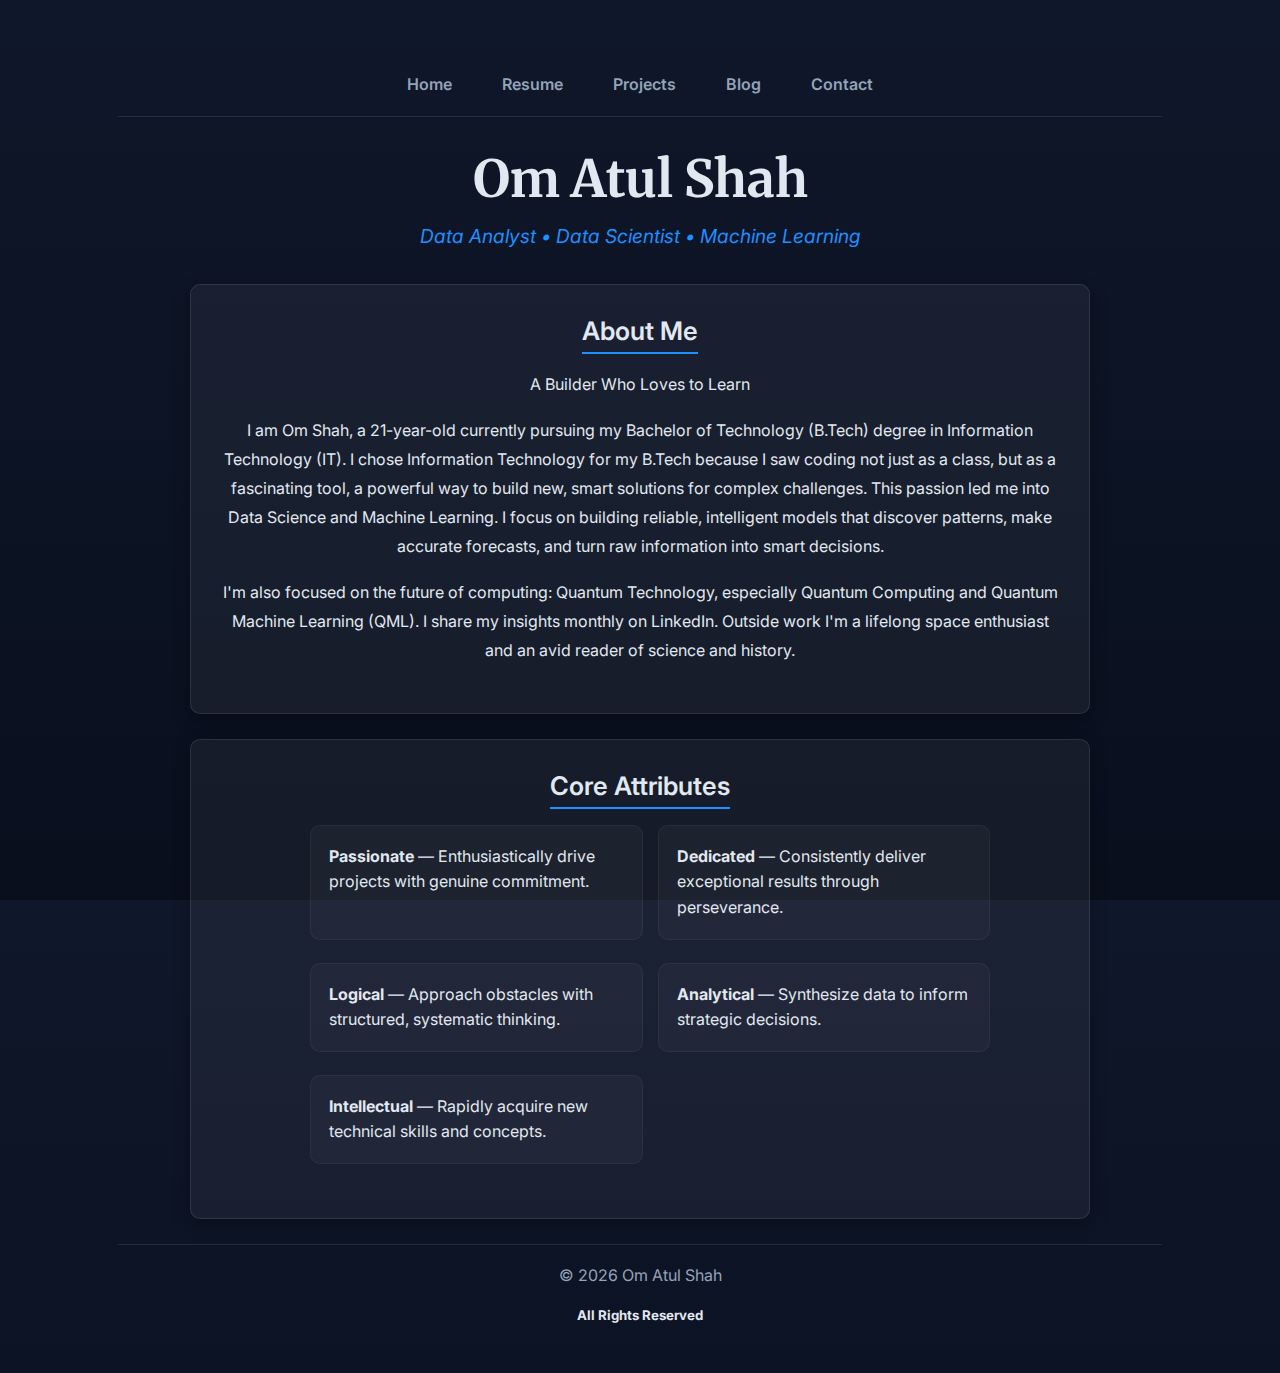
<file: index.html>
<!DOCTYPE html>
<html lang="en">
<head>
    <meta charset="UTF-8">
    <meta name="viewport" content="width=device-width, initial-scale=1.0">
    <link rel="stylesheet" href="style.css">
    <link href="https://fonts.googleapis.com/css2?family=Inter:wght@300;400;600;700&family=Merriweather:wght@300;700&display=swap" rel="stylesheet">
    <script src="script.js" defer></script>
    <title>Document</title>
</head>
<body>
    <main class="container">
        <nav class="topnav" aria-label="Primary">
            <a href="index.html">Home</a>
            <a href="resume.html">Resume</a>
            <a href="projects.html">Projects</a>
            <a href="blog.html">Blog</a>
            <a href="contact.html">Contact</a>
        </nav>
        <header class="hero">
            <h1 class="name">Om Atul Shah</h1>
            <p class="tagline">Data Analyst • Data Scientist • Machine Learning</p>
        </header>

        <section class="card about" aria-labelledby="about-heading">
            <h2 id="about-heading">About Me</h2>
            <p>A Builder Who Loves to Learn</p>
            <p>I am Om Shah, a 21-year-old currently pursuing my Bachelor of Technology (B.Tech) degree in Information Technology (IT). I chose Information Technology for my B.Tech because I saw coding not just as a class, but as a fascinating tool, a powerful way to build new, smart solutions for complex challenges. This passion led me into Data Science and Machine Learning. I focus on building reliable, intelligent models that discover patterns, make accurate forecasts, and turn raw information into smart decisions.</p>
            <p>I'm also focused on the future of computing: Quantum Technology, especially Quantum Computing and Quantum Machine Learning (QML). I share my insights monthly on LinkedIn. Outside work I'm a lifelong space enthusiast and an avid reader of science and history.</p>
        </section>
        <section class="card attributes" aria-labelledby="attrs-heading">
            <h2 id="attrs-heading">Core Attributes</h2>
            <ul>
                <li><strong>Passionate</strong> — Enthusiastically drive projects with genuine commitment.</li>
                <li><strong>Dedicated</strong> — Consistently deliver exceptional results through perseverance.</li>
                <li><strong>Logical</strong> — Approach obstacles with structured, systematic thinking.</li>
                <li><strong>Analytical</strong> — Synthesize data to inform strategic decisions.</li>
                <li><strong>Intellectual</strong> — Rapidly acquire new technical skills and concepts.</li>
            </ul>
        </section>

        <footer class="site-footer">© <span id="year"></span> Om Atul Shah</footer>
        <h5>All Rights Reserved</h5>
    </main>
    <script>document.getElementById('year').textContent = new Date().getFullYear();</script>

</body>
</html>
</file>
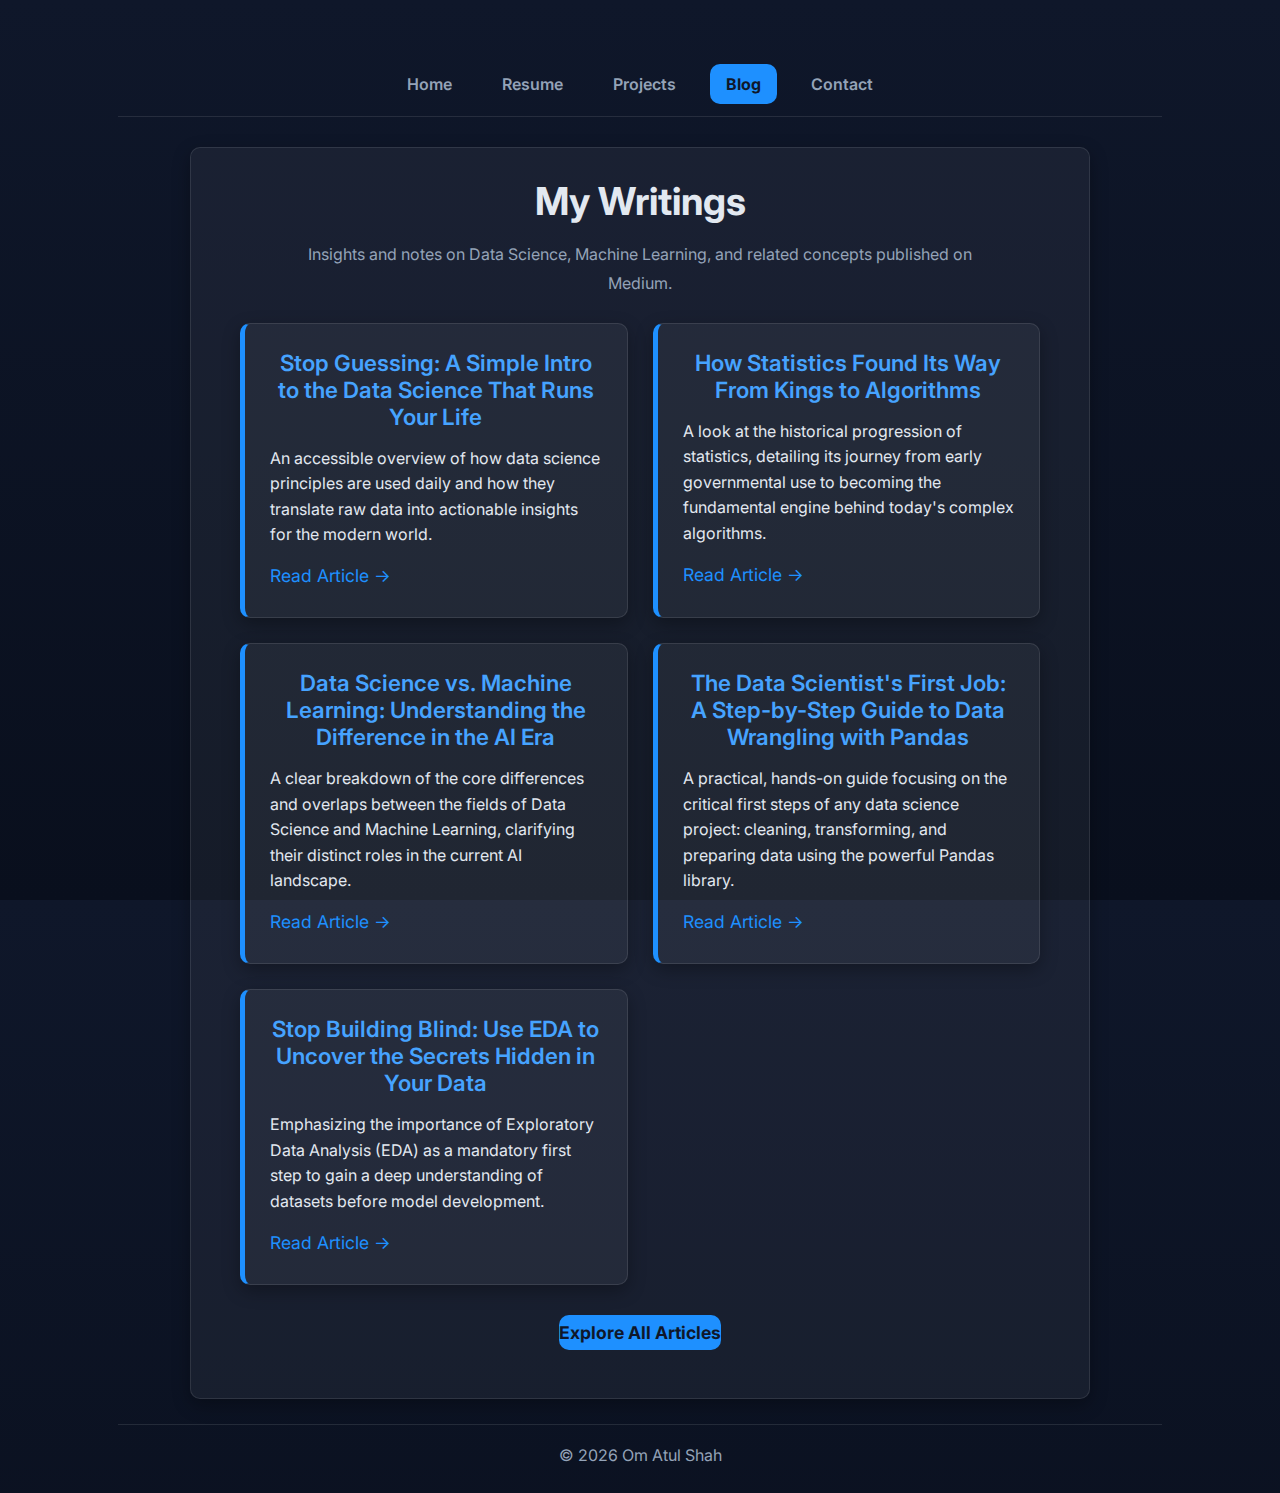
<file: blog.html>
<!DOCTYPE html>
<html lang="en">
<head>
    <meta charset="utf-8">
    <meta name="viewport" content="width=device-width,initial-scale=1">
    <title>Blog — Om Atul Shah</title>
    <link href="https://fonts.googleapis.com/css2?family=Inter:wght@300;400;600;700&family=Merriweather:wght@300;700&display=swap" rel="stylesheet">
    <link rel="stylesheet" href="style.css">
</head>
<body>
    <main class="container">
        <nav class="topnav" aria-label="Primary">
            <a href="index.html">Home</a>
            <a href="resume.html">Resume</a>
            <a href="projects.html">Projects</a>
            <a href="blog.html" aria-current="page">Blog</a>
            <a href="contact.html">Contact</a>
        </nav>

        <section class="card">
            <h1>My Writings</h1>
            <p class="small">Insights and notes on Data Science, Machine Learning, and related concepts published on Medium.</p>
            
            <div class="blog-list project-list">
                
                <article class="card">
                    <h3>Stop Guessing: A Simple Intro to the Data Science That Runs Your Life</h3>
                    <p>An accessible overview of how data science principles are used daily and how they translate raw data into actionable insights for the modern world.</p>
                    <p><a href="https://medium.com/@oshah0801/stop-guessing-a-simple-intro-to-the-data-science-that-runs-your-life-91beaf8434b6" target="_blank" rel="noopener">Read Article →</a></p>
                </article>

                <article class="card">
                    <h3>How Statistics Found Its Way From Kings to Algorithms</h3>
                    <p>A look at the historical progression of statistics, detailing its journey from early governmental use to becoming the fundamental engine behind today's complex algorithms.</p>
                    <p><a href="https://medium.com/@oshah0801/how-statistics-found-its-way-from-kings-to-algorithms-8d13ad688bb9" target="_blank" rel="noopener">Read Article →</a></p>
                </article>

                <article class="card">
                    <h3>Data Science vs. Machine Learning: Understanding the Difference in the AI Era</h3>
                    <p>A clear breakdown of the core differences and overlaps between the fields of Data Science and Machine Learning, clarifying their distinct roles in the current AI landscape.</p>
                    <p><a href="https://medium.com/@oshah0801/data-science-vs-machine-learning-understanding-the-difference-in-the-ai-era-1154f4f4aaef" target="_blank" rel="noopener">Read Article →</a></p>
                </article>

                <article class="card">
                    <h3>The Data Scientist's First Job: A Step-by-Step Guide to Data Wrangling with Pandas</h3>
                    <p>A practical, hands-on guide focusing on the critical first steps of any data science project: cleaning, transforming, and preparing data using the powerful Pandas library.</p>
                    <p><a href="https://medium.com/@oshah0801/the-data-scientists-first-job-a-step-by-step-guide-to-data-wrangling-with-pandas-acf236aa7e03" target="_blank" rel="noopener">Read Article →</a></p>
                </article>

                <article class="card">
                    <h3>Stop Building Blind: Use EDA to Uncover the Secrets Hidden in Your Data</h3>
                    <p>Emphasizing the importance of Exploratory Data Analysis (EDA) as a mandatory first step to gain a deep understanding of datasets before model development.</p>
                    <p><a href="https://medium.com/@oshah0801/stop-building-blind-use-eda-to-uncover-the-secrets-hidden-in-your-data-42922154a019" target="_blank" rel="noopener">Read Article →</a></p>
                </article>
            </div>
            
            <p style="margin-top: 30px;">
                <a class="btn" href="https://medium.com/@oshah0801" target="_blank" rel="noopener">Explore All Articles</a>
            </p>
        </section>

        <footer class="site-footer">© <span id="year"></span> Om Atul Shah</footer>
    </main>
    <script>document.getElementById('year').textContent = new Date().getFullYear();</script>
</body>
</html>
</file>
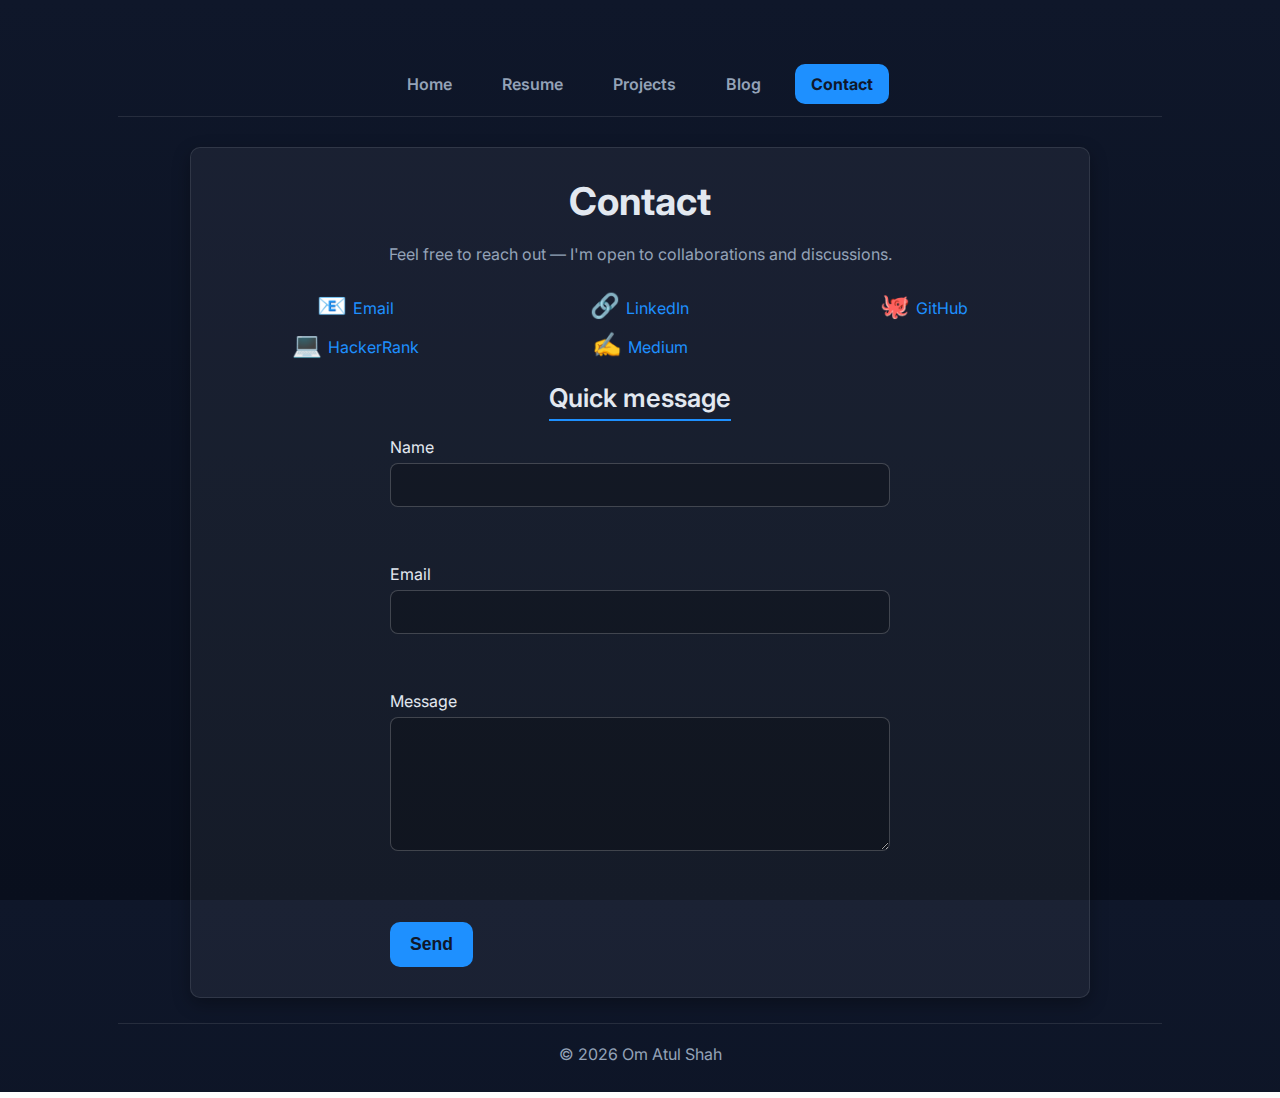
<file: contact.html>
<!DOCTYPE html>
<html lang="en">
<head>
    <meta charset="utf-8">
    <meta name="viewport" content="width=device-width,initial-scale=1">
    <title>Contact — Om Atul Shah</title>
    <link href="https://fonts.googleapis.com/css2?family=Inter:wght@300;400;600;700&family=Merriweather:wght@300;700&display=swap" rel="stylesheet">
    <link rel="stylesheet" href="style.css">
</head>
<body>
    <main class="container">
        <nav class="topnav" aria-label="Primary">
            <a href="index.html">Home</a>
            <a href="resume.html">Resume</a>
            <a href="projects.html">Projects</a>
            <a href="blog.html">Blog</a>
            <a href="contact.html" aria-current="page">Contact</a>
        </nav>

        <section class="card">
            <h1>Contact</h1>
            <p class="small">Feel free to reach out — I'm open to collaborations and discussions.</p>

            <div class="contact-links">
                <a href="mailto:oshah0801@gmail.com" class="profile-link-box">
                    <span class="icon-placeholder">📧</span> 
                    Email
                </a>
                <a href="https://www.linkedin.com/in/om-shah-943676259/" target="_blank" rel="noopener" class="profile-link-box">
                    <span class="icon-placeholder">🔗</span> 
                    LinkedIn
                </a>
                <a href="https://github.com/OmShah-117" target="_blank" rel="noopener" class="profile-link-box">
                    <span class="icon-placeholder">🐙</span> 
                    GitHub
                </a>
                <a href="https://www.hackerrank.com/profile/oshah0801" target="_blank" rel="noopener" class="profile-link-box">
                    <span class="icon-placeholder">💻</span> 
                    HackerRank
                </a>
                <a href="https://medium.com/@oshah0801" target="_blank" rel="noopener" class="profile-link-box">
                    <span class="icon-placeholder">✍️</span> 
                    Medium
                </a>
            </div>

            <h2>Quick message</h2>
            <form action="https://formsubmit.co/oshah0801@gmail.com" method="POST">
                <input type="hidden" name="_subject" value="New Message from Your Portfolio Site">
                <input type="hidden" name="_next" value=" message=success">

                <label>Name<br><input type="text" name="name" required></label><br><br>
                <label>Email<br><input type="email" name="email" required></label><br><br>
                <label>Message<br><textarea name="message" rows="6" required></textarea></label><br><br>
                <button type="submit" class="btn">Send</button>
            </form>
        </section>

        <footer class="site-footer">© <span id="year"></span> Om Atul Shah</footer>
    </main>
    <script>document.getElementById('year').textContent = new Date().getFullYear();</script>
</body>

</html>
</file>
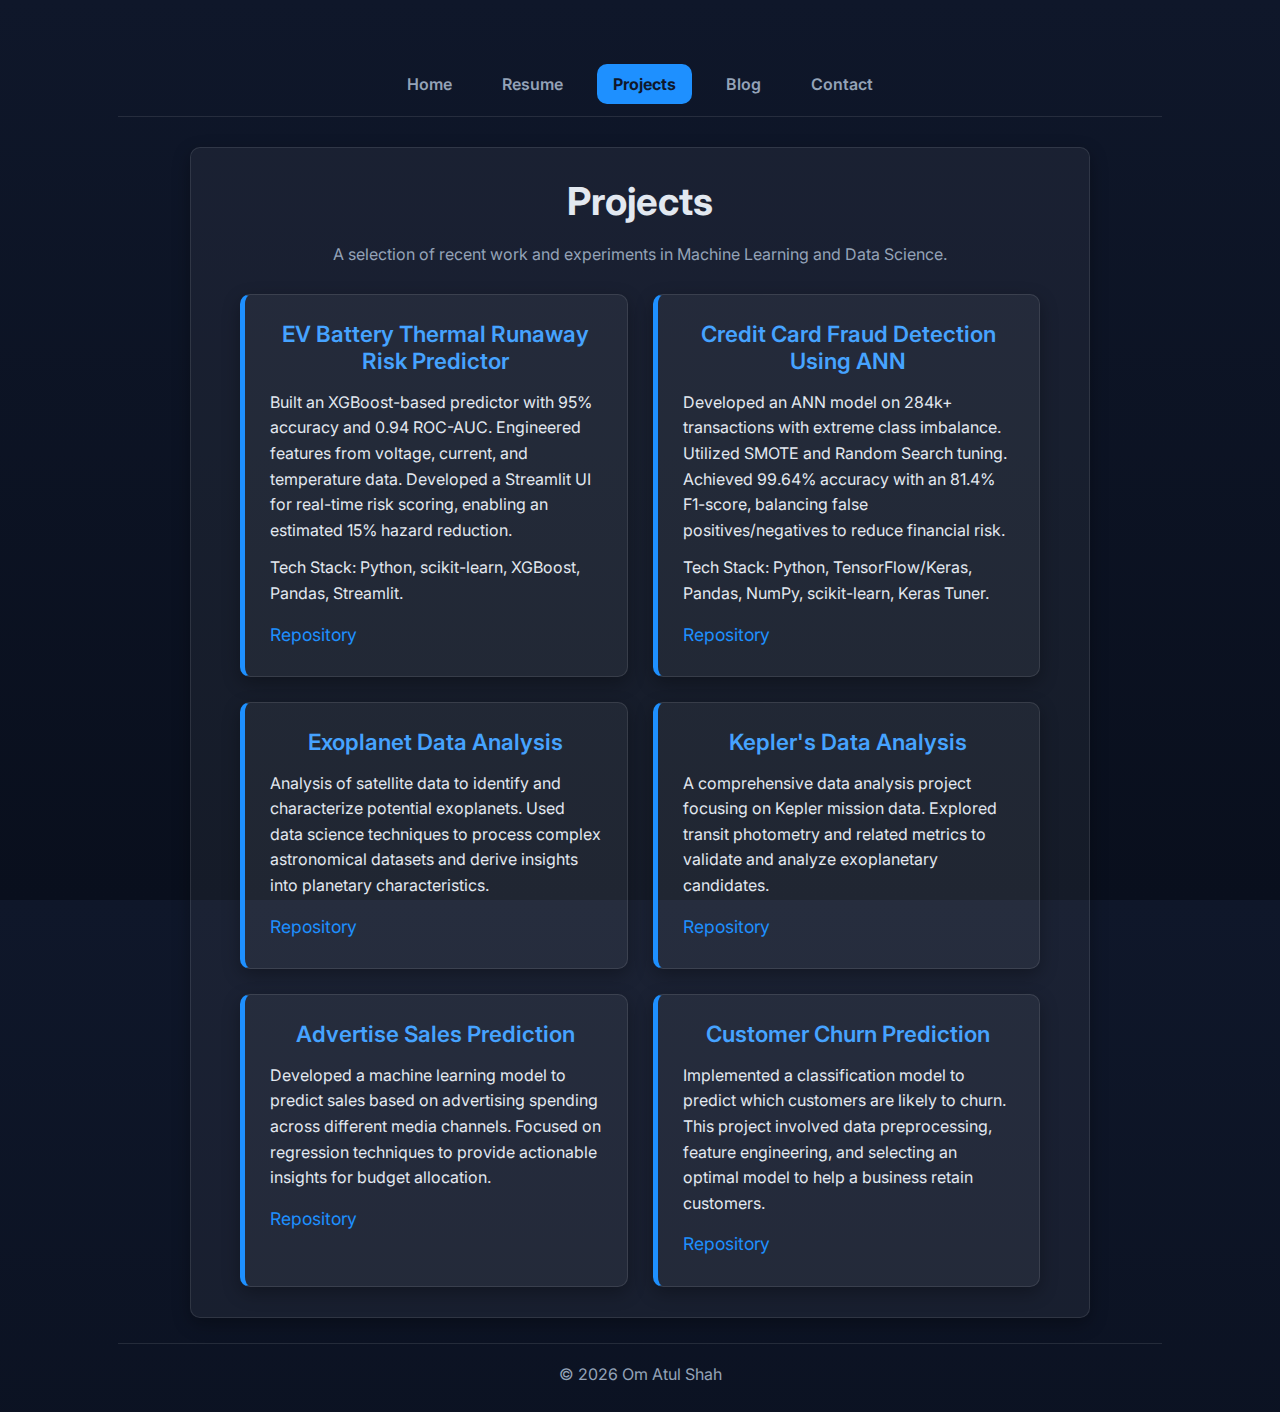
<file: projects.html>
<!DOCTYPE html>
<html lang="en">
<head>
    <meta charset="utf-8">
    <meta name="viewport" content="width=device-width,initial-scale=1">
    <title>Projects — Om Atul Shah</title>
    <link href="https://fonts.googleapis.com/css2?family=Inter:wght@300;400;600;700&family=Merriweather:wght@300;700&display=swap" rel="stylesheet">
    <link rel="stylesheet" href="style.css">
</head>
<body>
    <main class="container">
        <nav class="topnav" aria-label="Primary">
            <a href="index.html">Home</a>
            <a href="resume.html">Resume</a>
            <a href="projects.html" aria-current="page">Projects</a>
            <a href="blog.html">Blog</a>
            <a href="contact.html">Contact</a>
        </nav>

        <section class="card">
            <h1>Projects</h1>
            <p class="small">A selection of recent work and experiments in Machine Learning and Data Science.</p>

            <div class="project-list">
                <article class="card">
                    <h3>EV Battery Thermal Runaway Risk Predictor</h3>
                    <p>Built an XGBoost-based predictor with 95% accuracy and 0.94 ROC-AUC. Engineered features from voltage, current, and temperature data. Developed a Streamlit UI for real-time risk scoring, enabling an estimated 15% hazard reduction.</p>
                    <p>Tech Stack: Python, scikit-learn, XGBoost, Pandas, Streamlit.</p>
                    <p><a href="https://github.com/OmShah-117/Deep-Learning/tree/main/EV%20Battery%20Thermal%20Runaway%20Risk%20Predictor" target="_blank" rel="noopener">Repository</a></p>
                </article>

                <article class="card">
                    <h3>Credit Card Fraud Detection Using ANN</h3>
                    <p>Developed an ANN model on 284k+ transactions with extreme class imbalance. Utilized SMOTE and Random Search tuning. Achieved 99.64% accuracy with an 81.4% F1-score, balancing false positives/negatives to reduce financial risk.</p>
                    <p>Tech Stack: Python, TensorFlow/Keras, Pandas, NumPy, scikit-learn, Keras Tuner.</p>
                    <p><a href="https://github.com/OmShah-117/Deep-Learning/tree/main/Credit%20Card%20Fraud%20Detection" target="_blank" rel="noopener">Repository</a></p>
                </article>

                <article class="card">
                    <h3>Exoplanet Data Analysis</h3>
                    <p>Analysis of satellite data to identify and characterize potential exoplanets. Used data science techniques to process complex astronomical datasets and derive insights into planetary characteristics.</p>
                    <p><a href="https://github.com/OmShah-117/Satellite-Data-Analysis/tree/main/Exoplanet%20Data%20Analysis" target="_blank" rel="noopener">Repository</a></p>
                </article>

                <article class="card">
                    <h3>Kepler's Data Analysis</h3>
                    <p>A comprehensive data analysis project focusing on Kepler mission data. Explored transit photometry and related metrics to validate and analyze exoplanetary candidates.</p>
                    <p><a href="https://github.com/OmShah-117/Satellite-Data-Analysis/tree/main/Kepler's%20Data%20Analysis" target="_blank" rel="noopener">Repository</a></p>
                </article>
                
                <article class="card">
                    <h3>Advertise Sales Prediction</h3>
                    <p>Developed a machine learning model to predict sales based on advertising spending across different media channels. Focused on regression techniques to provide actionable insights for budget allocation.</p>
                    <p><a href="https://github.com/OmShah-117/Machine-Learning/tree/main/Advertise%20Sales%20Prediction" target="_blank" rel="noopener">Repository</a></p>
                </article>
                
                <article class="card">
                    <h3>Customer Churn Prediction</h3>
                    <p>Implemented a classification model to predict which customers are likely to churn. This project involved data preprocessing, feature engineering, and selecting an optimal model to help a business retain customers.</p>
                    <p><a href="https://github.com/OmShah-117/Machine-Learning/tree/main/Churn%20Prediction" target="_blank" rel="noopener">Repository</a></p>
                </article>
            </div>
        </section>

        <footer class="site-footer">© <span id="year"></span> Om Atul Shah</footer>
    </main>
    <script>document.getElementById('year').textContent = new Date().getFullYear();</script>
</body>
</html>
</file>
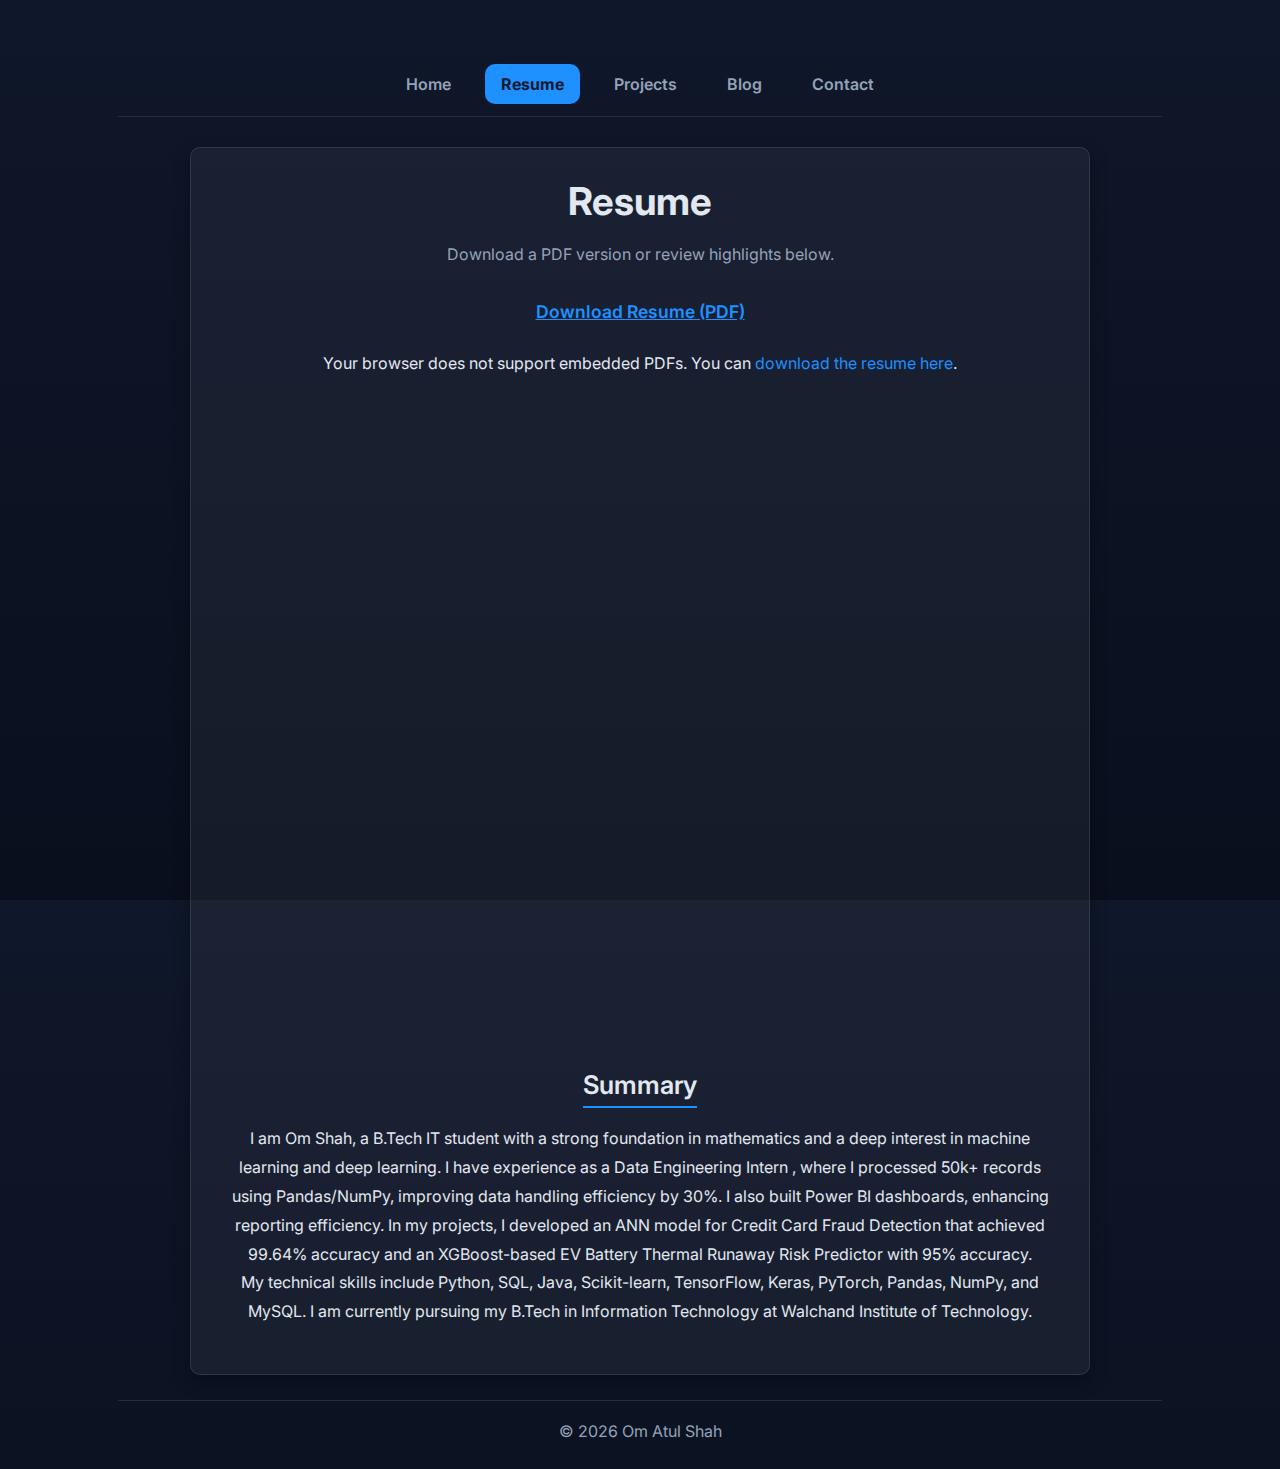
<file: resume.html>
<!DOCTYPE html>
<html lang="en">
<head>
    <meta charset="utf-8">
    <meta name="viewport" content="width=device-width,initial-scale=1">
    <title>Resume — Om Atul Shah</title>
    <link href="https://fonts.googleapis.com/css2?family=Inter:wght@300;400;600;700&family=Merriweather:wght@300;700&display=swap" rel="stylesheet">
    <link rel="stylesheet" href="style.css">
</head>
<body>
    <main class="container">
        <nav class="topnav" aria-label="Primary">
            <a href="index.html">Home</a>
            <a href="resume.html" aria-current="page">Resume</a>
            <a href="projects.html">Projects</a>
            <a href="blog.html">Blog</a>
            <a href="contact.html">Contact</a>
        </nav>

        <section class="card">
            <h1>Resume</h1>
            <p class="small">Download a PDF version or review highlights below.</p>
            <p><a class="resume" href="Om_Shah_Resume.pdf" download>Download Resume (PDF)</a></p>

            <!-- Embedded PDF preview: place `Om_Shah_Resume.pdf` in the project root for this to display -->
            <object data="Om_Shah_Resume.pdf" type="application/pdf" width="100%" height="700">
                <p>Your browser does not support embedded PDFs. You can <a href="Om_Shah_Resume.pdf">download the resume here</a>.</p>
            </object>

            <h2>Summary</h2>
            <p>I am Om Shah, a B.Tech IT student with a strong foundation in mathematics and a deep interest in machine learning and deep learning. I have experience as a Data Engineering Intern , where I processed 50k+ records using Pandas/NumPy, improving data handling efficiency by 30%. I also built Power BI dashboards, enhancing reporting efficiency. In my projects, I developed an ANN model for Credit Card Fraud Detection that achieved 99.64% accuracy and an XGBoost-based EV Battery Thermal Runaway Risk Predictor with 95% accuracy. <br>My technical skills include Python, SQL, Java, Scikit-learn, TensorFlow, Keras, PyTorch, Pandas, NumPy, and MySQL. I am currently pursuing my B.Tech in Information Technology at Walchand Institute of Technology.</p>
        </section>

        <footer class="site-footer">© <span id="year"></span> Om Atul Shah</footer>
    </main>
    <script>document.getElementById('year').textContent = new Date().getFullYear();</script>
</body>
</html>
</file>
<file: style.css>
:root{
	/* Color Palette for Dark Theme */
	--bg-1: #0f172a; /* Deep Navy Blue */
	--bg-2: #090f1d; /* Even Deeper Blue for gradient end */
	--card: rgba(255, 255, 255, 0.05); /* Slightly transparent white for cards */
	--accent: #1e90ff; /* Bright Dodger Blue for emphasis */
	--accent-hover: #46a3ff;
	--text: #e2e8f0; /* Off-white for general text */
	--muted: #94a3b8; /* Light gray-blue for secondary text */
	--radius: 10px;
}

*{box-sizing:border-box}
html,body{height:100%}
body{
	margin:0;
	font-family: 'Inter', system-ui, -apple-system, 'Segoe UI', Roboto, 'Helvetica Neue', Arial;
	color: var(--text);
	background: linear-gradient(180deg, var(--bg-1), var(--bg-2));
	-webkit-font-smoothing:antialiased;
	-moz-osx-font-smoothing:grayscale;
}

.container{
	max-width:1100px;
	margin:36px auto;
	padding:28px;
	/* Centering: Blocks and inline content */
	text-align: center; 
}

/* Top navigation */
.topnav{
	display:flex;
	gap:18px;
	align-items:center;
	flex-wrap:wrap;
	margin-bottom:30px;
	border-bottom: 1px solid rgba(255, 255, 255, 0.1);
	padding-bottom: 12px;
	/* Center the navigation bar */
	justify-content: center; 
}
.topnav a{
	color: var(--muted);
	text-decoration:none;
	padding:10px 16px; 
	border-radius:var(--radius);
	font-weight:600;
	transition: background-color 0.2s, color 0.2s;
}
.topnav a:hover{
	color: var(--text);
	background:rgba(30, 144, 255, 0.1);
}
.topnav a[aria-current="page"]{
	background:var(--accent);
	color:var(--bg-1);
	font-weight: 700;
}

/* Hero */
.hero{
	display:flex;
	flex-direction:column;
	align-items:center; /* Center items for centered layout */
	gap:8px;
	margin-bottom:30px;
}
.name{font-family:'Merriweather', serif;font-size:3.2rem;margin:0;color:var(--text);} 
.tagline{margin:0;color:var(--accent);font-weight: 400;font-style: italic;font-size: 1.2rem;} 

/* Layout grid for content on larger screens - REMOVED/MODIFIED */
@media(min-width:900px){
	/* Keep the container as a single centered column on all pages */
	.container{
		display: block; /* Force single column */
		text-align: center; 
	}
	/* Ensure the hero section remains centered */
	.hero{align-items: center;}
	
	/* For the index.html attributes list, we can keep the grid inside the card, but center the card itself */
	.attributes { max-width: 900px; margin: 25px auto; }
}

/* Cards (General styling for all sections) */
.card{
	background:var(--card);
	border-radius:var(--radius);
	box-shadow:0 6px 18px rgba(0, 0, 0, 0.3);
	padding:30px; /* Increased padding */
	border:1px solid rgba(255, 255, 255, 0.1);
	margin-bottom:25px; /* Increased margin */
	text-align: center; /* Ensure content is centered inside the card */
	max-width: 900px; /* NEW: Limit the maximum width of the cards for better centering on large screens */
	margin-left: auto; /* NEW: Center the card element itself */
	margin-right: auto; /* NEW: Center the card element itself */
}

h1,h2,h3{margin:0 0 16px 0;color:var(--text)} 
h1{font-size:2.4rem;font-weight:700;} 
h2{
	font-size:1.6rem; 
	font-weight:600;
	border-bottom: 2px solid var(--accent);
	padding-bottom: 6px;
	display: inline-block;
}
h3{font-size:1.4rem;font-weight:600;color:var(--accent-hover);} 
p{margin:0 auto 18px auto;color:var(--text);line-height:1.8;max-width: 700px;} /* Uses auto margins to center the paragraph */
.small{color:var(--muted);font-size:1rem;margin-bottom: 25px;} 

/* Links */
a{color:var(--accent);text-decoration:none;transition:color 0.2s;}
a:hover{color:var(--accent-hover);text-decoration:underline;}

/* Attributes list (Need to override text-align to left for readability inside the list items) */
.attributes ul{list-style:none;padding:0;margin:0 auto;display:grid;grid-template-columns:1fr;gap:15px;text-align: left; max-width: 800px;}
@media(min-width:600px){
	.attributes ul{grid-template-columns:repeat(auto-fit,minmax(250px,1fr))}
}
.attributes li{background:rgba(255, 255, 255, 0.03);padding:18px;border-radius:var(--radius);border:1px solid rgba(255, 255, 255, 0.05);} 
.attributes strong{color:var(--text)}

/* Unordered lists (Used in Resume/Blog/Contact, need to override text-align to left for readability) */
.card ul {
	list-style-position: outside; /* Changed to outside for better padding control */
	padding-left: 20px;
	margin: 0 auto 16px auto;
	max-width: 700px;
	text-align: left;
}
.card ul li {
	margin-bottom: 8px;
	line-height: 1.6;
}

/* For contact page and resume page links, ensure they are centered and readable */
.card > p:not(.small) a {
    display: inline-block;
    padding: 2px 0;
}
.card > p:not(.small) {
    max-width: none; /* Let all contact links fill the space */
}

/* Buttons and Resume Link */
.btn{display:inline-block;background:var(--accent);color:var(--bg-1);padding:12px 20px;border-radius:var(--radius);text-decoration:none;font-weight:700;transition:background-color 0.2s;font-size: 1.1rem;} 
.btn:hover{background:var(--accent-hover);text-decoration:none;}
.resume{color:var(--accent);font-weight:600;text-decoration:underline;font-size: 1.1rem;} 
.resume:hover{color:var(--accent-hover);text-decoration:none;}

/* Embedded PDF (Ensure it's centered) */
.card object {
    margin: 20px auto;
    display: block;
}


/* Projects list */
.project-list{
	display:grid;
	gap:25px;
	max-width: 800px; /* Limit project list width to keep it centered and manageable */
	margin: 0 auto;
} 
.project-list .card{
	padding:25px;
	border-left: 5px solid var(--accent);
	text-align: left; /* NEW: Keep project text left-aligned for better readability */
	margin: 0; /* Remove auto margins to let project-list center them */
	max-width: none; /* Let the project-list container manage the width */
}
.project-list .card h3 {
	text-align: center; /* Center project titles */
}
.project-list .card p{
	font-size: 1rem; 
	line-height: 1.6;
	margin: 0 0 12px 0; /* Reset paragraph margins for project details */
	max-width: none;
}
.project-list .card p:last-of-type {
	margin-bottom: 0;
}


/* Contact form (Need to align elements within the centered card) */
form {
	max-width: 500px;
	margin: 0 auto;
	text-align: left; /* Aligns input labels and fields left within the form container */
}
form label {
    display: block;
    margin-bottom: 5px;
}
form input[type="text"],form input[type="email"],form textarea{
	width:100%;padding:12px;border-radius:8px;border:1px solid rgba(255, 255, 255, 0.2);
	margin-top:6px;margin-bottom:12px;font-size:1rem; 
	background: rgba(0, 0, 0, 0.2);
	color: var(--text);
}
form input:focus, form textarea:focus {
    outline: 2px solid var(--accent);
    border-color: var(--accent);
}
form button.btn{border:none;cursor: pointer;margin-top: 10px; display: block;} /* Make button block to span full width */

/* Footer */
.site-footer{text-align:center;color:var(--muted);font-size:1rem;margin-top:20px;padding-top: 20px;border-top: 1px solid rgba(255, 255, 255, 0.1);}

/* Small screens adjustments */
@media(max-width:899px){
	.container{padding:18px;margin:18px;text-align: center;}
	.topnav{justify-content:center;}
}

/* Utility */
.muted{color:var(--muted)}


/* ... (rest of your style.css remains the same) ... */

/* Projects list */
.project-list, .blog-list { /* Added .blog-list here to share styles */
	display:grid;
	gap:25px;
	max-width: 800px; /* Limit list width to keep it centered and manageable */
	margin: 0 auto;
} 
.project-list .card, .blog-list .card { /* Added .blog-list here to share styles */
	padding:25px;
	border-left: 5px solid var(--accent);
	text-align: left; /* Keep card content left-aligned for readability */
	margin: 0; 
	max-width: none; 
}

/* Ensure blog/project titles are centered */
.project-list .card h3, .blog-list .card h3 { 
	text-align: center;
}
/* Ensure the "Read Article" link is left-aligned with the text */
.project-list .card p, .blog-list .card p{
	font-size: 1rem; 
	line-height: 1.6;
	margin: 0 0 12px 0; 
	max-width: none;
}
/* ... (rest of your style.css remains the same) ... */

/* Add multi-column layout for projects/blog on wide screens for better use of space */
@media (min-width: 768px) {
    .project-list, .blog-list {
        grid-template-columns: repeat(2, 1fr); /* 2-column grid for articles/projects */
    }
}

/* ... (rest of style.css remains the same, until the .contact-links style) ... */

/* Contact Section Styling */
.contact-links {
	/* New: Use a grid to display profiles horizontally on large screens */
    display: grid;
    grid-template-columns: repeat(auto-fit, minmax(200px, 1fr)); /* Responsive columns */
    gap: 15px;
    margin: 25px auto;
    max-width: 900px;
}

.contact-links p {
    margin: 0; /* Remove default paragraph margin */
}

/* Style for the individual boxed link */
.contact-box-link {
    display: flex;
    align-items: center;
    justify-content: center;
    padding: 15px 10px;
    border-radius: var(--radius);
    background: var(--card);
    border: 1px solid rgba(255, 255, 255, 0.1);
    box-shadow: 0 4px 10px rgba(0, 0, 0, 0.2);
    transition: background-color 0.2s, transform 0.2s, border-color 0.2s;
    color: var(--text); /* Ensure the link text is visible */
    text-decoration: none; /* Remove underline */
}

.contact-box-link:hover {
    background: rgba(30, 144, 255, 0.15); /* Light hover effect */
    border-color: var(--accent-hover);
    transform: translateY(-2px);
    text-decoration: none;
}

.contact-links .icon-placeholder {
    /* Keep the icon size and alignment */
    width: 24px;
    height: 24px;
    display: inline-block;
    text-align: center;
    line-height: 24px;
    font-size: 1.5rem;
    margin-right: 8px; /* Spacing between icon and text */
}

/* Override the previous inline style block if it exists */
.card > p:not(.small) a {
    display: inline-flex;
    align-items: center;
    gap: 10px;
    font-size: 1.1rem;
}
</file>
